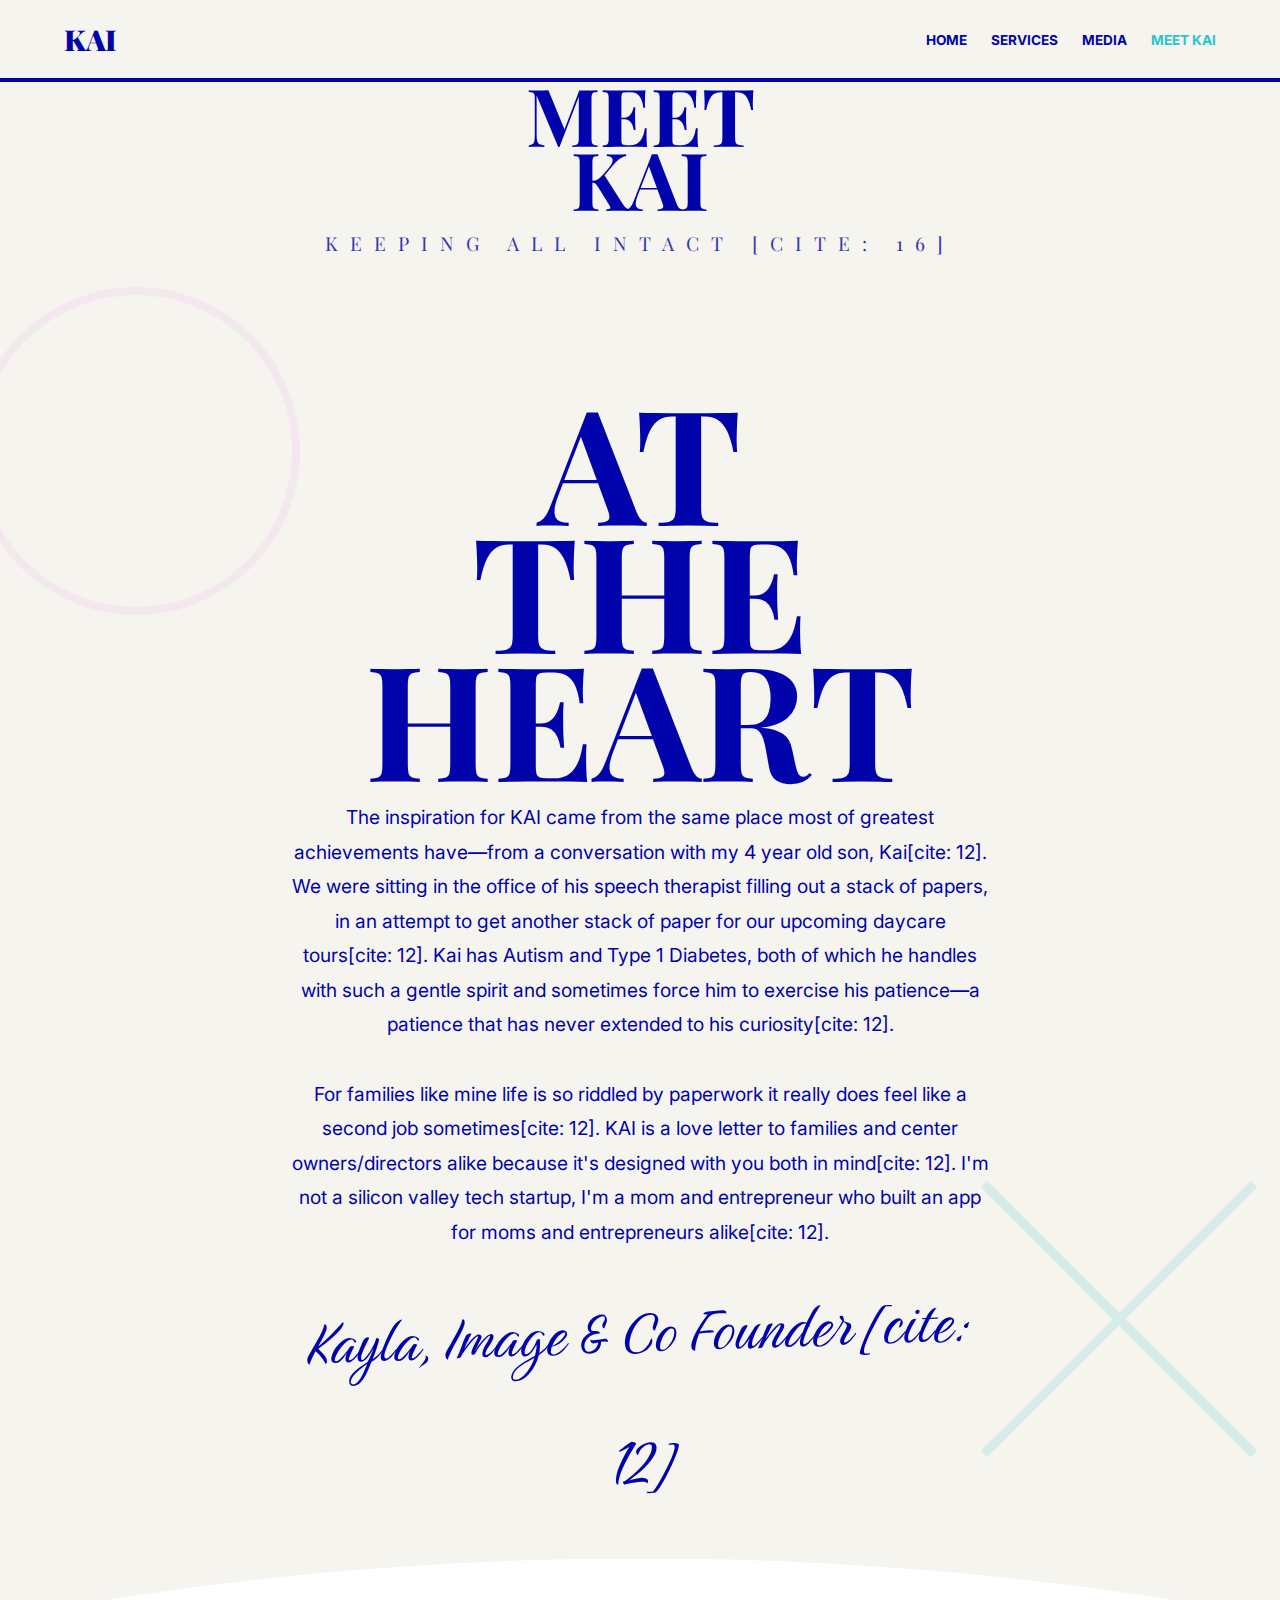
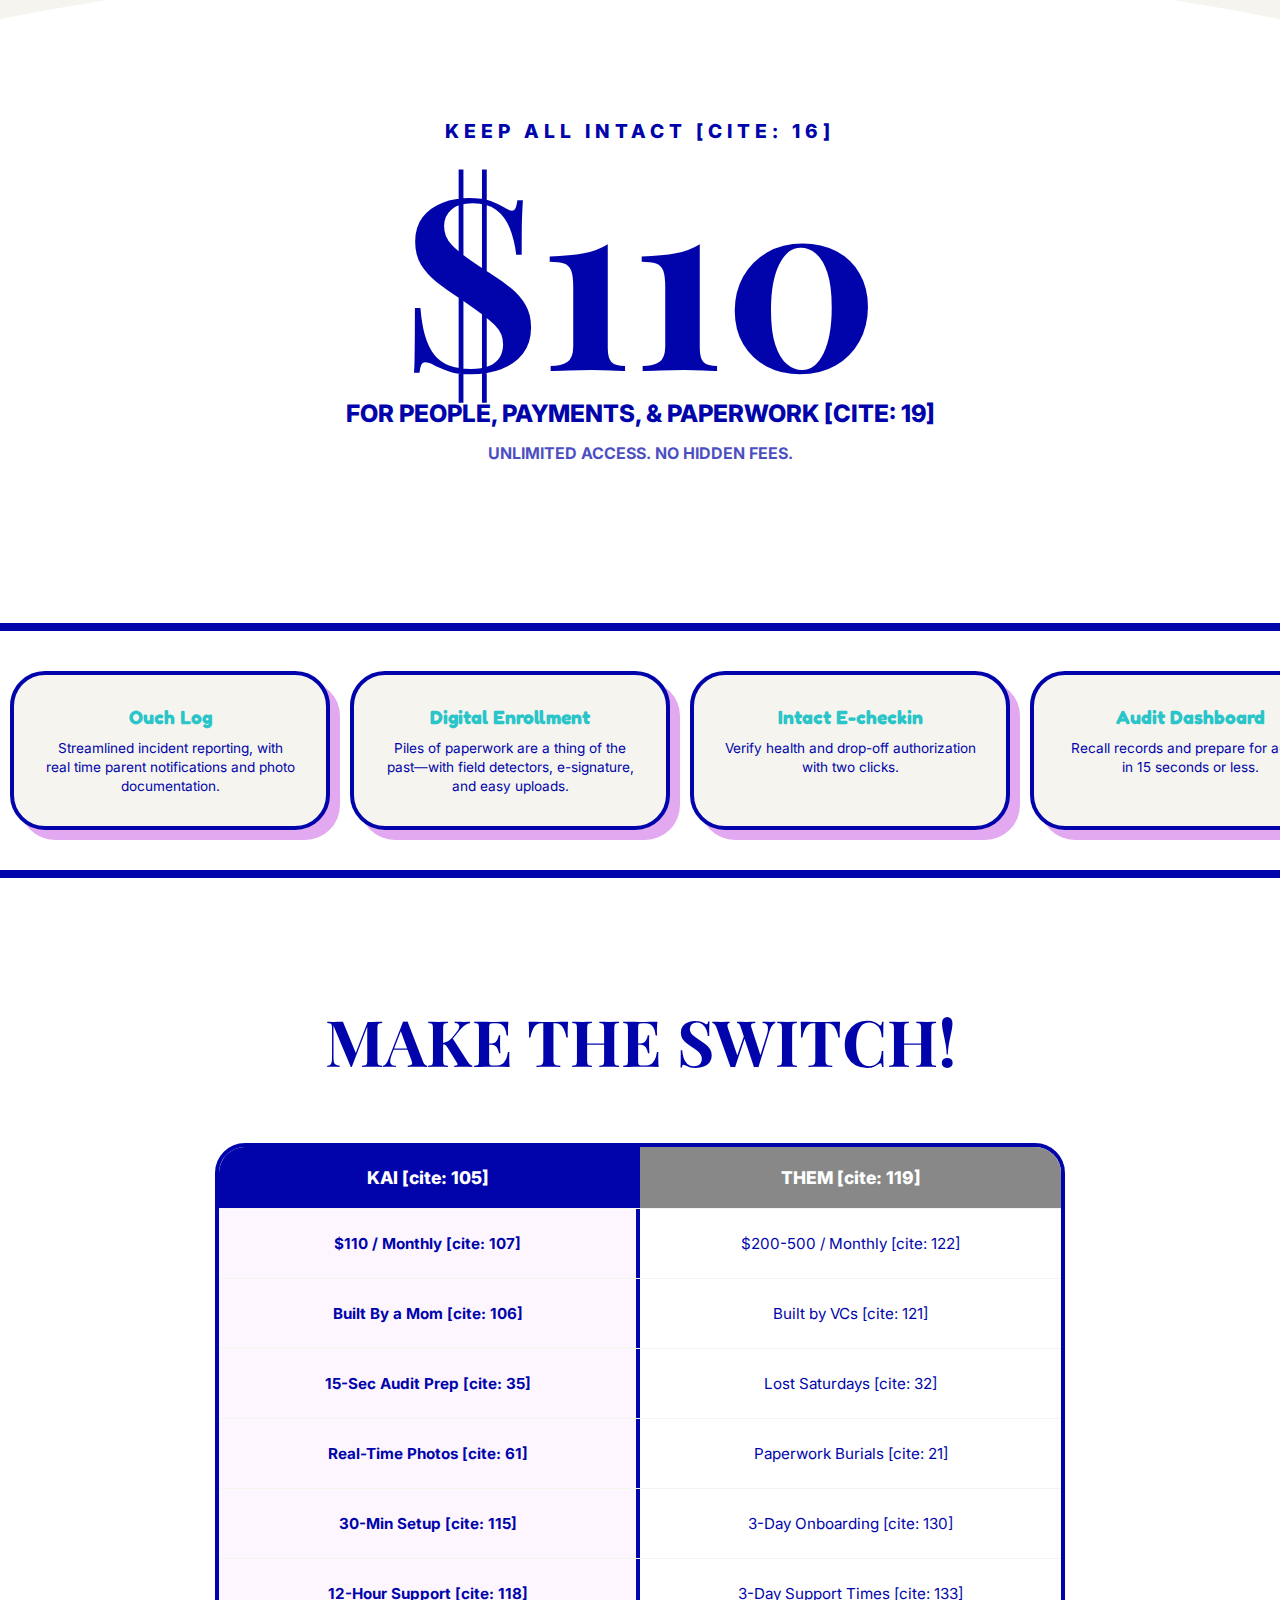
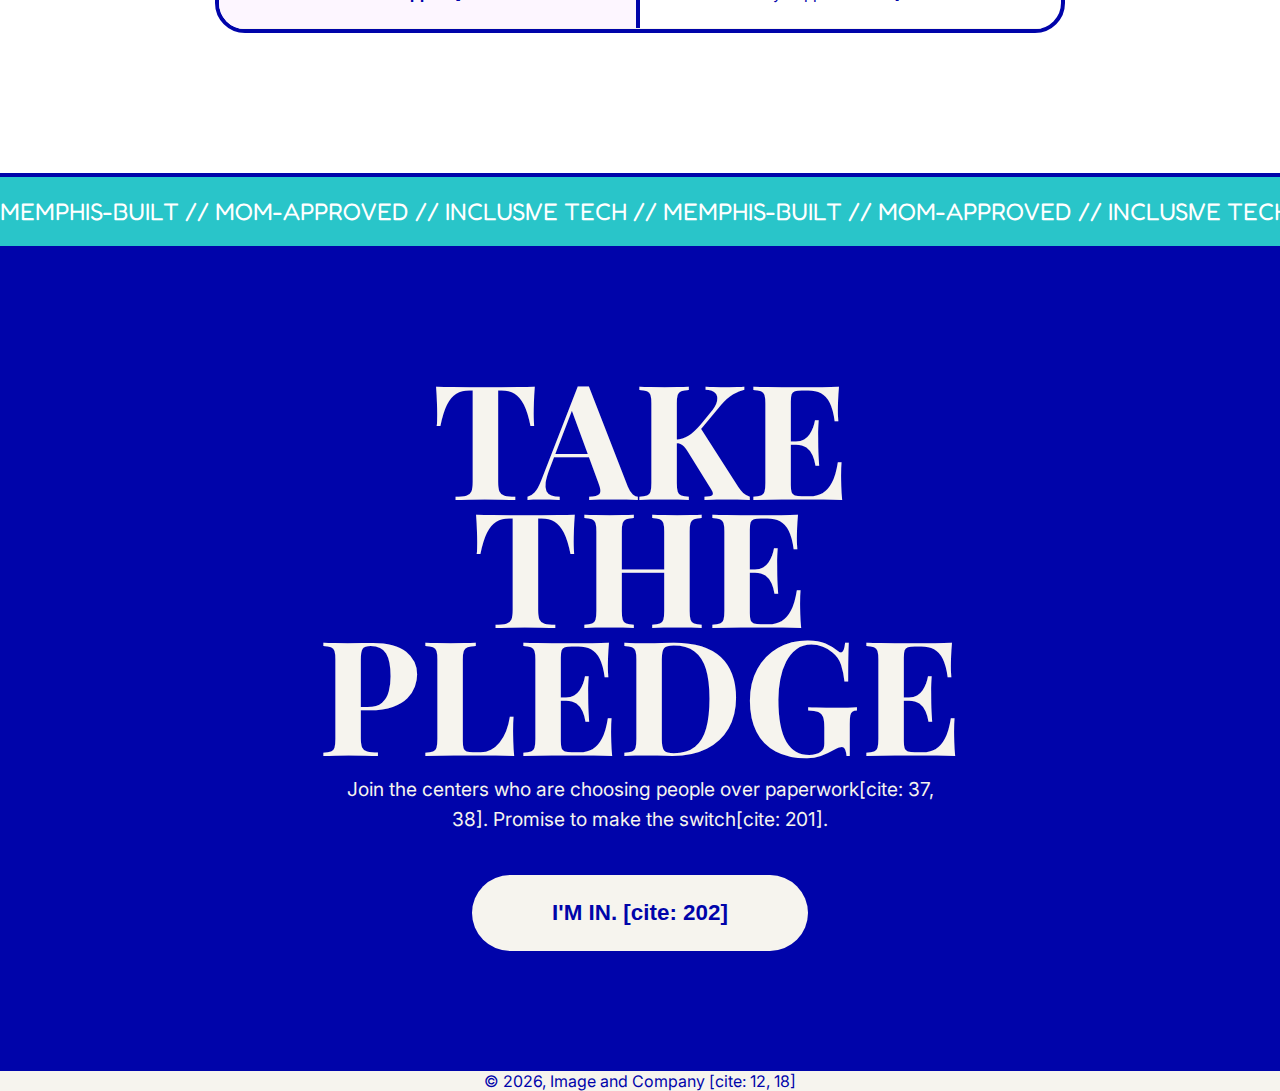
<file: kai.html>
<!DOCTYPE html>
<html lang="en">
<head>
    <meta charset="UTF-8">
    <meta name="viewport" content="width=device-width, initial-scale=1.0">
    <title>MEET KAI | Keeping All Intact</title>
    <link href="https://fonts.googleapis.com/css2?family=Playfair+Display:wght@900&family=Fredoka:wght@400;600&family=Inter:wght@400;700&family=Birthstone&display=swap" rel="stylesheet">
    <style>
        :root {
            --kai-blue: #0004AA;
            --eggshell: #F6F4EE;
            --kayson-blue: #29C5C9;
            --laila-purple: #E2A9F1;
        }

        * { box-sizing: border-box; margin: 0; padding: 0; }
        body { 
            background-color: var(--eggshell); 
            color: var(--kai-blue); 
            font-family: 'Inter', sans-serif;
            text-align: center;
            overflow-x: hidden;
            background-image: url('https://www.transparenttextures.com/patterns/paper-fibers.png');
        }

        /* --- Floating Doodles (Massive) --- */
        .editorial-container { position: relative; padding: 80px 8%; z-index: 1; }
        .massive-doodle { 
            position: absolute; 
            z-index: -1; 
            opacity: 0.15; 
            animation: slowFloat 8s ease-in-out infinite; 
        }
        @keyframes slowFloat {
            0%, 100% { transform: translateY(0) rotate(0deg) scale(1); }
            50% { transform: translateY(-30px) rotate(10deg) scale(1.1); }
        }

        /* --- Typography --- */
        .heavy-header {
            font-family: 'Playfair Display', serif;
            font-size: clamp(4rem, 15vw, 10rem);
            line-height: 0.8;
            text-transform: uppercase;
            margin-bottom: 20px;
        }
        .heavy-header span { display: block; }
        
        .acronym-sub {
            font-family: 'Playfair Display', serif;
            font-size: 1.2rem;
            letter-spacing: 12px;
            text-transform: uppercase;
            margin-bottom: 60px;
            opacity: 0.8;
        }

        .signature {
            font-family: 'Birthstone', cursive;
            font-size: 4.5rem;
            color: var(--kai-blue);
            margin-top: 20px;
            display: block;
            transform: rotate(-2deg);
        }

        /* --- Navigation --- */
        nav {
            display: flex; justify-content: space-between; align-items: center;
            padding: 20px 5%; background: var(--eggshell); border-bottom: 4px solid var(--kai-blue);
            position: sticky; top: 0; z-index: 1000;
        }
        .nav-logo { font-family: 'Playfair Display', serif; font-weight: 900; font-size: 1.8rem; }
        nav .links a { text-decoration: none; color: var(--kai-blue); margin-left: 20px; font-weight: 700; font-size: 0.85rem; }

        /* --- Organic Shape (Spanish Class Vibe) --- */
        .organic-transition {
            background: white;
            padding: 100px 5%;
            clip-path: ellipse(120% 100% at 50% 100%);
            margin-top: -50px;
            position: relative;
            z-index: 2;
            border-bottom: 4px solid var(--kai-blue);
        }

        /* --- Automatic Feature Carousel --- */
        .carousel-outer {
            background: white;
            border-top: 4px solid var(--kai-blue);
            border-bottom: 4px solid var(--kai-blue);
            padding: 40px 0;
            overflow: hidden;
            width: 100%;
        }
        .carousel-track {
            display: flex;
            width: calc(340px * 16);
            animation: autoScroll 40s linear infinite;
        }
        .feature-box {
            width: 320px;
            margin: 0 10px;
            background: var(--eggshell);
            padding: 30px;
            border-radius: 35px;
            border: 4px solid var(--kai-blue);
            box-shadow: 10px 10px 0px var(--laila-purple);
            flex-shrink: 0;
        }
        .feature-box h3 { font-family: 'Fredoka', sans-serif; margin-bottom: 10px; font-size: 1.2rem; color: var(--kayson-blue); }
        .feature-box p { font-size: 0.85rem; line-height: 1.4; }
        
        @keyframes autoScroll {
            0% { transform: translateX(0); }
            100% { transform: translateX(calc(-340px * 8)); }
        }

        /* --- Pricing Card --- */
        .massive-price-card {
            max-width: 900px;
            margin: 0 auto;
            padding: 60px 20px;
        }
        .price-label { text-transform: uppercase; font-weight: 800; letter-spacing: 5px; font-size: 1.2rem; }
        .massive-price {
            font-family: 'Playfair Display', serif;
            font-size: clamp(6rem, 25vw, 15rem);
            line-height: 0.9;
            margin: 20px 0;
        }

        /* --- Comparison Table --- */
        .comp-wrap { margin: 60px auto; border-radius: 30px; overflow: hidden; border: 4px solid var(--kai-blue); max-width: 850px; background: white; }
        .comp-row { display: grid; grid-template-columns: 1fr 1fr; border-bottom: 1px solid var(--eggshell); }
        .comp-cell { padding: 25px; display: flex; align-items: center; justify-content: center; font-size: 0.95rem; }
        .comp-us { background: #fdf6ff; border-right: 4px solid var(--kai-blue); font-weight: 700; }
        .comp-header { background: var(--kai-blue); color: white; padding: 20px; font-weight: 800; font-size: 1.1rem; }

        /* --- Ticker --- */
        .ticker-straight { background: var(--kayson-blue); padding: 20px 0; border-top: 4px solid var(--kai-blue); border-bottom: 4px solid var(--kai-blue); overflow: hidden; }
        .ticker-text { display: inline-block; white-space: nowrap; font-family: 'Fredoka'; font-size: 1.5rem; color: white; animation: scroll 30s linear infinite; }

        /* --- Pledge --- */
        .pledge-section { background: var(--kai-blue); color: var(--eggshell); padding: 120px 10%; }
        .pledge-btn { background: var(--eggshell); color: var(--kai-blue); padding: 25px 80px; border-radius: 100px; border: none; font-weight: 800; font-size: 1.4rem; cursor: pointer; transition: 0.3s; margin-top: 40px; }
        .pledge-btn:hover { background: var(--kayson-blue); color: white; }

        .modal { display: none; position: fixed; z-index: 2000; left: 0; top: 0; width: 100%; height: 100%; background: rgba(0, 4, 170, 0.6); backdrop-filter: blur(8px); }
        .modal-content { background: var(--eggshell); margin: 5% auto; padding: 40px; border-radius: 40px; width: 90%; max-width: 500px; border: 4px solid var(--kai-blue); color: var(--kai-blue); text-align: left; }

        @keyframes scroll { 0% { transform: translateX(100%); } 100% { transform: translateX(-100%); } }
    </style>
</head>
<body>

    <nav>
        <div class="nav-logo">KAI</div>
        <div class="links">
            <a href="index.html">HOME</a>
            <a href="services.html">SERVICES</a>
            <a href="media.html">MEDIA</a>
            <a href="kai.html" style="color: var(--kayson-blue);">MEET KAI</a>
        </div>
    </nav>

    <div class="kai-banner">
        <h1 class="heavy-header" style="font-size: 5rem;">MEET<span>KAI</span></h1>
        <div class="acronym-sub">Keeping All Intact [cite: 16]</div>
    </div>

    <section class="editorial-container">
        <svg class="massive-doodle" style="top:-5%; left:-5%; width:400px;" viewBox="0 0 100 100"><circle cx="50" cy="50" r="40" stroke="var(--laila-purple)" stroke-width="2" fill="none"/></svg>
        <svg class="massive-doodle" style="bottom:5%; right:-5%; width:450px; animation-delay: -4s;" viewBox="0 0 100 100"><path d="M20 20 L80 80 M80 20 L20 80" stroke="var(--kayson-blue)" stroke-width="2"/></svg>

        <h1 class="heavy-header">AT<span>THE</span><span>HEART</span></h1>
        <div style="max-width: 700px; margin: 0 auto; font-size: 1.2rem; line-height: 1.8; position: relative;">
            <p>The inspiration for KAI came from the same place most of greatest achievements have—from a conversation with my 4 year old son, Kai[cite: 12]. We were sitting in the office of his speech therapist filling out a stack of papers, in an attempt to get another stack of paper for our upcoming daycare tours[cite: 12]. Kai has Autism and Type 1 Diabetes, both of which he handles with such a gentle spirit and sometimes force him to exercise his patience—a patience that has never extended to his curiosity[cite: 12].</p>
            <br>
            <p>For families like mine life is so riddled by paperwork it really does feel like a second job sometimes[cite: 12]. KAI is a love letter to families and center owners/directors alike because it's designed with you both in mind[cite: 12]. I'm not a silicon valley tech startup, I'm a mom and entrepreneur who built an app for moms and entrepreneurs alike[cite: 12].</p>
            <span class="signature">Kayla, Image & Co Founder [cite: 12]</span>
        </div>
    </section>

    <section class="organic-transition">
        <div class="massive-price-card">
            <span class="price-label">Keep All Intact [cite: 16]</span>
            <h2 class="massive-price">$110</h2>
            <p style="font-weight: 800; font-size: 1.5rem; text-transform: uppercase;">For People, Payments, & Paperwork [cite: 19]</p>
            <p style="margin-top: 15px; opacity: 0.7; font-weight: 700;">UNLIMITED ACCESS. NO HIDDEN FEES.</p>
        </div>
    </section>

    <div class="carousel-outer">
        <div class="carousel-track">
            <div class="feature-box"><h3>Ouch Log</h3><p>Streamlined incident reporting, with real time parent notifications and photo documentation.</p></div>
            <div class="feature-box"><h3>Digital Enrollment</h3><p>Piles of paperwork are a thing of the past—with field detectors, e-signature, and easy uploads.</p></div>
            <div class="feature-box"><h3>Intact E-checkin</h3><p>Verify health and drop-off authorization with two clicks.</p></div>
            <div class="feature-box"><h3>Audit Dashboard</h3><p>Recall records and prepare for audits in 15 seconds or less.</p></div>
            <div class="feature-box"><h3>Messaging + Photos</h3><p>Timeline flow for center blasts, teacher questions, and art moments.</p></div>
            <div class="feature-box"><h3>2-Factor Medical</h3><p>SASF system triggers a pulse and sound alert to confirm medication dosage.</p></div>
            <div class="feature-box"><h3>Classroom Mode</h3><p>Pin-locked classroom mode to protect sensitive admin data.</p></div>
            <div class="feature-box"><h3>Bank-Level Security</h3><p>Stored securely and encrypted in compliance with state laws.</p></div>
            <div class="feature-box"><h3>Ouch Log</h3><p>Streamlined incident reporting, with real time parent notifications and photo documentation.</p></div>
            <div class="feature-box"><h3>Digital Enrollment</h3><p>Piles of paperwork are a thing of the past—with field detectors, e-signature, and easy uploads.</p></div>
            <div class="feature-box"><h3>Intact E-checkin</h3><p>Verify health and drop-off authorization with two clicks.</p></div>
            <div class="feature-box"><h3>Audit Dashboard</h3><p>Recall records and prepare for audits in 15 seconds or less.</p></div>
            <div class="feature-box"><h3>Messaging + Photos</h3><p>Timeline flow for center blasts, teacher questions, and art moments.</p></div>
            <div class="feature-box"><h3>2-Factor Medical</h3><p>SASF system triggers a pulse and sound alert to confirm medication dosage.</p></div>
            <div class="feature-box"><h3>Classroom Mode</h3><p>Pin-locked classroom mode to protect sensitive admin data.</p></div>
            <div class="feature-box"><h3>Bank-Level Security</h3><p>Stored securely and encrypted in compliance with state laws.</p></div>
        </div>
    </div>

    <section class="editorial-container" style="background: white; border-top: 4px solid var(--kai-blue);">
        <h2 style="font-family: 'Playfair Display'; font-size: 4rem; margin-top: 40px;">MAKE THE SWITCH!</h2>
        <div class="comp-wrap">
            <div class="comp-row"><div class="comp-header comp-us">KAI [cite: 105]</div><div class="comp-header" style="background:#888;">THEM [cite: 119]</div></div>
            <div class="comp-row"><div class="comp-cell comp-us">$110 / Monthly [cite: 107]</div><div class="comp-cell">$200-500 / Monthly [cite: 122]</div></div>
            <div class="comp-row"><div class="comp-cell comp-us">Built By a Mom [cite: 106]</div><div class="comp-cell">Built by VCs [cite: 121]</div></div>
            <div class="comp-row"><div class="comp-cell comp-us">15-Sec Audit Prep [cite: 35]</div><div class="comp-cell">Lost Saturdays [cite: 32]</div></div>
            <div class="comp-row"><div class="comp-cell comp-us">Real-Time Photos [cite: 61]</div><div class="comp-cell">Paperwork Burials [cite: 21]</div></div>
            <div class="comp-row"><div class="comp-cell comp-us">30-Min Setup [cite: 115]</div><div class="comp-cell">3-Day Onboarding [cite: 130]</div></div>
            <div class="comp-row"><div class="comp-cell comp-us">12-Hour Support [cite: 118]</div><div class="comp-cell">3-Day Support Times [cite: 133]</div></div>
        </div>
    </section>

    <div class="ticker-straight">
        <div class="ticker-text">MEMPHIS-BUILT // MOM-APPROVED // INCLUSIVE TECH // MEMPHIS-BUILT // MOM-APPROVED // INCLUSIVE TECH [cite: 1, 17]</div>
    </div>

    <section class="pledge-section">
        <h2 class="heavy-header">TAKE<span>THE</span><span>PLEDGE</span></h2>
        <p style="max-width: 600px; margin: 0 auto; font-size: 1.2rem; line-height: 1.6;">Join the centers who are choosing people over paperwork[cite: 37, 38]. Promise to make the switch[cite: 201].</p>
        <button id="openModal" class="pledge-btn">I'M IN. [cite: 202]</button>
    </section>

    <div id="pledgeModal" class="modal">
        <div class="modal-content">
            <h2 style="font-family: 'Fredoka'; color: var(--kai-blue); margin-bottom: 20px;">The KAI Pledge</h2>
            <form id="pledgeForm">
                <div style="margin-bottom: 15px;"><label style="display:block; font-weight:700; font-size:0.9rem; margin-bottom:5px;">Center Name</label><input type="text" style="width:100%; padding:10px; border-radius:10px; border:2px solid var(--laila-purple);" required></div>
                <div style="margin-bottom: 15px;"><label style="display:block; font-weight:700; font-size:0.9rem; margin-bottom:5px;">Location (City, State)</label><input type="text" style="width:100%; padding:10px; border-radius:10px; border:2px solid var(--laila-purple);" required></div>
                <div style="margin-bottom: 15px;"><label style="display:block; font-weight:700; font-size:0.9rem; margin-bottom:5px;">First and Last Name</label><input type="text" style="width:100%; padding:10px; border-radius:10px; border:2px solid var(--laila-purple);" required></div>
                <div style="margin-bottom: 15px;"><label style="display:block; font-weight:700; font-size:0.9rem; margin-bottom:5px;">Email Address</label><input type="email" style="width:100%; padding:10px; border-radius:10px; border:2px solid var(--laila-purple);" required></div>
                <div style="margin-bottom: 15px;"><label style="display:block; font-weight:700; font-size:0.9rem; margin-bottom:5px;">Phone Number</label><input type="tel" style="width:100%; padding:10px; border-radius:10px; border:2px solid var(--laila-purple);" required></div>
                <button type="submit" style="width:100%; background:var(--kai-blue); color:white; padding:15px; border-radius:30px; border:none; font-weight:700;">Sign the Pledge</button>
            </form>
        </div>
    </div>

    <footer>
        <p>© 2026, Image and Company [cite: 12, 18]</p>
    </footer>

    <script>
        const modal = document.getElementById("pledgeModal");
        const btn = document.getElementById("openModal");
        btn.onclick = function() { modal.style.display = "block"; }
        window.onclick = function(event) { if (event.target == modal) { modal.style.display = "none"; } }
        document.getElementById("pledgeForm").onsubmit = function(e) { e.preventDefault(); alert("Thanks for taking the pledge!"); modal.style.display = "none"; }
    </script>
</body>
</html>
</file>
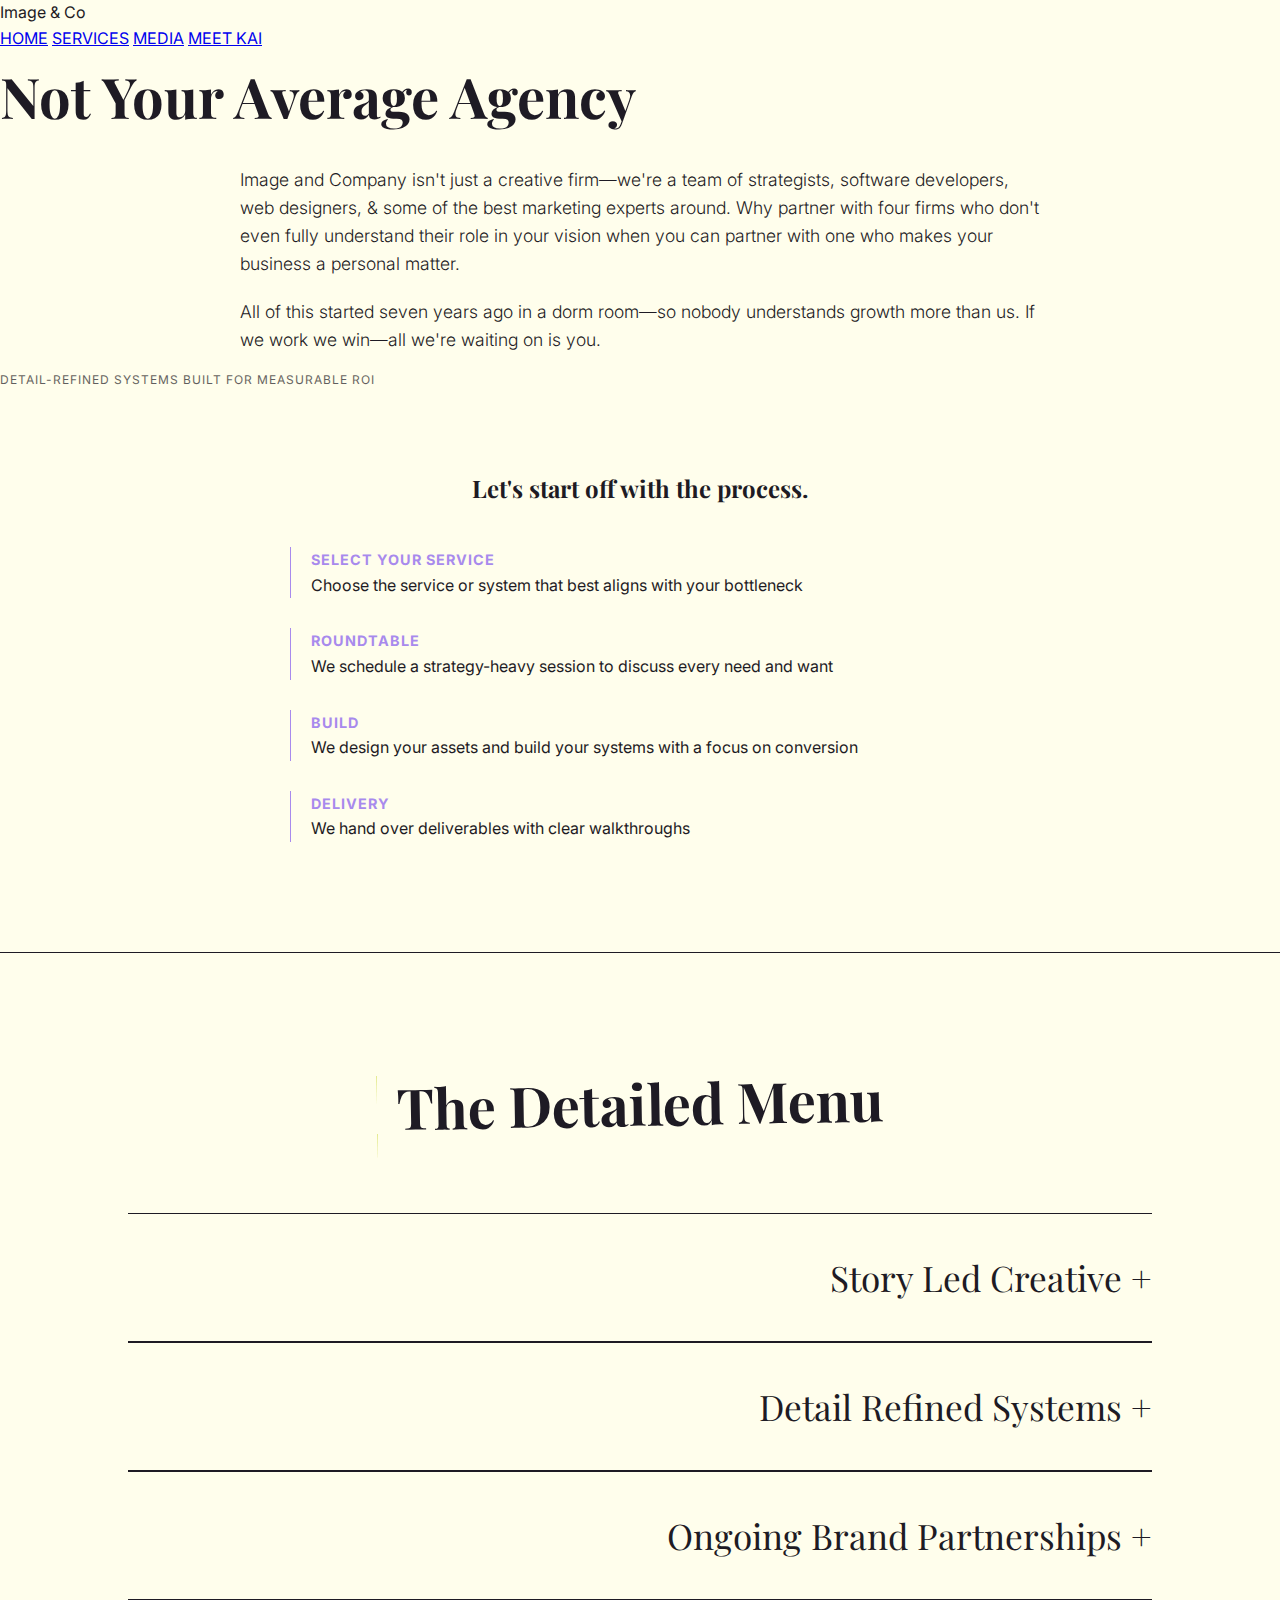
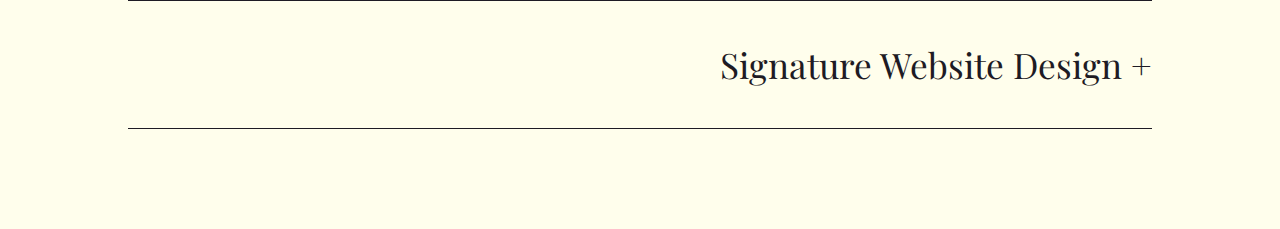
<file: services.html>
<!DOCTYPE html>
<html lang="en">
<head>
    <meta charset="UTF-8">
    <meta name="viewport" content="width=device-width, initial-scale=1.0">
    <title>The Detailed Menu | Image & Co</title>
    <link href="https://fonts.googleapis.com/css2?family=Inter:wght@300;400;700&family=Playfair+Display:ital,wght@0,700;1,700&display=swap" rel="stylesheet">
    <style>
        :root {
            --legacy-ink: #1E1B24;
            --off-white: #FFFEEC;
            --lilac: #A88AED;
            --pear: #CBD83B;
            --border: 1px solid var(--legacy-ink);
        }

        * { box-sizing: border-box; margin: 0; padding: 0; }
        body { background-color: var(--off-white); color: var(--legacy-ink); font-family: 'Inter', sans-serif; line-height: 1.6; }
        h1, h2, h3, h4 { font-family: 'Playfair Display', serif; }

        /* --- Navigation --- */
        <div id="nav-placeholder"></div>
        
        /* --- Hero --- */
        .hero { padding: 120px 10%; text-align: center; border-bottom: var(--border); position: relative; }
        .hero h1 { font-size: 3.5rem; margin-bottom: 25px; }
        .hero p { max-width: 800px; margin: 0 auto; font-weight: 300; font-size: 1.1rem; }
        .roi-anchor { font-size: 0.75rem; text-transform: uppercase; letter-spacing: 1px; margin-top: 15px; display: block; opacity: 0.7; }

        /* --- Process --- */
        .process { padding: 80px 10%; border-bottom: var(--border); }
        .process-list { list-style: none; max-width: 700px; margin: 40px auto 0; }
        .process-list li { margin-bottom: 30px; border-left: 1px solid var(--lilac); padding-left: 20px; }
        .process-list strong { color: var(--lilac); text-transform: uppercase; letter-spacing: 1px; font-size: 0.9rem; }

        /* --- Detailed Menu Section --- */
        .menu-section { padding: 100px 10%; }
        
        /* Highlighter Effect */
        .highlight-header { 
            display: inline-block; 
            background: linear-gradient(to right, var(--pear) 50%, transparent 50%);
            background-size: 200% 100%;
            background-position: 100% 0;
            padding: 5px 20px; 
            font-size: clamp(2rem, 5vw, 3.5rem); 
            margin-bottom: 60px;
            transition: background-position 0.8s ease-out;
            transform: rotate(-1deg);
        }
        .highlight-header.active { background-position: 0 0; }

        /* Accordion Styling */
        .accordion-item { border-top: var(--border); }
        .category-btn {
            width: 100%; padding: 40px 0; background: none; border: none;
            border-bottom: var(--border); text-align: right; font-family: 'Playfair Display', serif;
            font-size: 2.2rem; cursor: pointer; color: var(--legacy-ink); position: relative;
            transition: 0.3s;
        }
        
        .category-btn::after {
            content: ""; position: absolute; bottom: -1px; right: 0;
            width: 0; height: 2px; background: var(--lilac); transition: width 0.4s ease;
        }
        .category-btn:hover::after { width: 100%; }
        .category-btn:hover { color: var(--lilac); }

        .panel { padding: 0 0 60px 0; display: none; text-align: right; border-bottom: var(--border); }
        
        .service-detail { margin-top: 60px; padding-left: 25%; }
        .service-detail h4 { font-size: 1.8rem; margin-bottom: 15px; }
        .service-detail ul { list-style: none; margin: 20px 0; font-weight: 300; font-size: 0.95rem; }
        .service-detail li { margin-bottom: 8px; }
        
        /* Buttons */
        .work-btn {
            background: var(--pear); color: var(--legacy-ink);
            padding: 15px 40px; font-weight: 700; text-decoration: none;
            display: inline-block; text-transform: uppercase; font-size: 0.85rem;
            border: 1px solid var(--pear); transition: 0.3s; margin-top: 20px;
        }
        .work-btn:hover { background: var(--legacy-ink); color: var(--off-white); border-color: var(--legacy-ink); }

        @media (max-width: 768px) { .service-detail { padding-left: 0; } .hero h1 { font-size: 2.5rem; } }
    </style>
</head>
<body>

    <nav>
        <div class="logo">Image & Co</div>
        <div class="links">
            <a href="index.html">HOME</a>
            <a href="services.html">SERVICES</a>
            <a href="media.html">MEDIA</a>
            <a href="kai.html" class="kai-nav">MEET KAI</a>
        </div>
    </nav>

    <section class="hero">
        <h1>Not Your Average Agency</h1>
        <p>Image and Company isn't just a creative firm—we're a team of strategists, software developers, web designers, & some of the best marketing experts around. Why partner with four firms who don't even fully understand their role in your vision when you can partner with one who makes your business a personal matter.</p>
        <p style="margin-top: 20px;">All of this started seven years ago in a dorm room—so nobody understands growth more than us. If we work we win—all we're waiting on is you.</p>
        <span class="roi-anchor">Detail-Refined systems built for measurable ROI</span>
    </section>

    <section class="process">
        <h2 style="text-align: center;">Let's start off with the process.</h2>
        <ul class="process-list">
            <li><strong>Select your Service</strong><br>Choose the service or system that best aligns with your bottleneck</li>
            <li><strong>Roundtable</strong><br>We schedule a strategy-heavy session to discuss every need and want</li>
            <li><strong>Build</strong><br>We design your assets and build your systems with a focus on conversion</li>
            <li><strong>Delivery</strong><br>We hand over deliverables with clear walkthroughs</li>
        </ul>
    </section>

    <section class="menu-section">
        <div style="text-align: center;">
            <h2 class="highlight-header" id="menu-trigger">The Detailed Menu</h2>
        </div>

        <div class="accordion">
            <div class="accordion-item">
                <button class="category-btn">Story Led Creative +</button>
                <div class="panel">
                    <div class="service-detail">
                        <h4>Brand Story & Positioning Intensive | $450</h4>
                        <ul>
                            <li>- 60-90 minute strategy session</li>
                            <li>- Core brand story + belief system bulletin</li>
                            <li>- Brand pillars, audience narrative, and positioning board</li>
                            <li>- Tone-of-voice guide & ready-to-use copy for site or socials</li>
                            <li>- Campaign bank for future reference</li>
                        </ul>
                        <a href="contact.html?service=positioning-intensive" class="work-btn">Let's Work</a>
                    </div>
                    <div class="service-detail">
                        <h4>Visual Identity & Mini Brand Suite | $850 - $1,200</h4>
                        <ul>
                            <li>- Primary Logo/wordmark + secondary mark</li>
                            <li>- Color story + typography guide</li>
                            <li>- 6-10 social or brand templates</li>
                            <li>- Usage notes + Visual direction bulletin</li>
                        </ul>
                        <a href="contact.html?service=visual-identity" class="work-btn">Let's Work</a>
                    </div>
                    <div class="service-detail">
                        <h4>Campaign/Product Launch Suite | $950 - $1,600</h4>
                        <ul>
                            <li>- Campaign or product launch positioning + naming</li>
                            <li>- Launch flow + asset roadmap</li>
                            <li>- Messaging pillars + hooks</li>
                            <li>- Creative direction + mood board</li>
                            <li>- Supporting promotional asset suite</li>
                        </ul>
                        <a href="contact.html?service=launch-suite" class="work-btn">Let's Work</a>
                    </div>
                </div>
            </div>

            <div class="accordion-item">
                <button class="category-btn">Detail Refined Systems +</button>
                <div class="panel">
                    <div class="service-detail">
                        <h4>CRM & Client Journey Setup | $550</h4>
                        <ul>
                            <li>- CRM build (Airtable, Notion, or Sheets)</li>
                            <li>- Lead stages, tags, and workflows</li>
                            <li>- End-to-end client journey map</li>
                            <li>- Scripts, templates, and walkthrough</li>
                        </ul>
                        <a href="contact.html?service=crm-setup" class="work-btn">Let's Work</a>
                    </div>
                    <div class="service-detail">
                        <h4>Webinar & Lead Capture Systems | $650 - $1,000</h4>
                        <p style="font-size: 0.85rem; font-style: italic; margin-bottom: 10px;">Select one: Webinar/Workshop or Lead Magnet</p>
                        <ul>
                            <li>- Strategy call</li>
                            <li>- Core asset design</li>
                            <li>- Promotional graphics (editable files)</li>
                            <li>- Delivery automation or slide decks</li>
                        </ul>
                        <a href="contact.html?service=lead-capture" class="work-btn">Let's Work</a>
                    </div>
                    <div class="service-detail">
                        <h4>Software & Internal System Design | Starting at $750</h4>
                        <p style="font-size: 0.85rem; font-weight: 300; margin-bottom: 10px;">Web-based builds including task management, inventory trackers, or onboarding platforms.</p>
                        <a href="contact.html?service=software-systems" class="work-btn">Let's Work</a>
                    </div>
                    <div class="service-detail">
                        <h4>Financial & Operations Systems | $750 - $1,200</h4>
                        <ul>
                            <li>- Revenue and expense tracking systems</li>
                            <li>- Financial visibility dashboard</li>
                            <li>- Accounting overview tools</li>
                            <li>- Decision-support reporting</li>
                        </ul>
                        <a href="contact.html?service=financial-systems" class="work-btn">Let's Work</a>
                    </div>
                </div>
            </div>

            <div class="accordion-item">
                <button class="category-btn">Ongoing Brand Partnerships +</button>
                <div class="panel">
                    <div class="service-detail">
                        <h4>Monthly Brand Partnership Retainer | $850 - $1,200/monthly</h4>
                        <ul>
                            <li>- Priority async support</li>
                            <li>- 4-6 deliverables monthly aligned to active or upcoming initiatives</li>
                            <li>- Ongoing creative and systems direction</li>
                            <li>- 2 strategy or working sessions per month</li>
                        </ul>
                        <a href="contact.html?service=monthly-retainer" class="work-btn">Let's Work</a>
                    </div>
                    <div class="service-detail">
                        <h4>Launch Partner Package | $2,400 - $3,000</h4>
                        <ul>
                            <li>- Campaign or offer concept + mapping</li>
                            <li>- Launch asset creation (landing page, slides, promo graphics, product labels, etc)</li>
                            <li>- System or CRM alignment</li>
                            <li>- Weekly check-ins during launch window</li>
                            <li>- Post-launch recap + next-step recommendations</li>
                        </ul>
                        <a href="contact.html?service=launch-partner" class="work-btn">Let's Work</a>
                    </div>
                </div>
            </div>

            <div class="accordion-item">
                <button class="category-btn">Signature Website Design +</button>
                <div class="panel">
                    <div class="service-detail">
                        <h4>One Page Website Experience | $1,000</h4>
                        <ul>
                            <li>- Story-led one-page structure</li>
                            <li>- Full design + mobile optimization</li>
                            <li>- Clear CTA and conversion flow</li>
                            <li>- 1 revision Round</li>
                        </ul>
                        <a href="contact.html?service=one-page-web" class="work-btn">Let's Work</a>
                    </div>
                    <div class="service-detail">
                        <h4>Full Website Design | Starting at $1,600</h4>
                        <ul>
                            <li>- Narrative + UX structure</li>
                            <li>- Design + copy editing</li>
                            <li>- Mobile optimization + Launch asset</li>
                        </ul>
                        <a href="contact.html?service=full-web-design" class="work-btn">Let's Work</a>
                    </div>
                </div>
            </div>
        </div>
    </section>

    <script>
        // Accordion Logic
        var acc = document.getElementsByClassName("category-btn");
        for (var i = 0; i < acc.length; i++) {
            acc[i].addEventListener("click", function() {
                var panel = this.nextElementSibling;
                if (panel.style.display === "block") {
                    panel.style.display = "none";
                } else {
                    panel.style.display = "block";
                }
            });
        }

        // Highlighter Observer Logic
        const trigger = document.getElementById('menu-trigger');
        const observer = new IntersectionObserver((entries) => {
            entries.forEach(entry => {
                if (entry.isIntersecting) {
                    trigger.classList.add('active');
                }
            });
        }, { threshold: 0.5 });
        observer.observe(trigger);
    </script>
    <script>
    // 1. Fetch the nav.html file
    fetch('nav.html')
        .then(response => response.text())
        .then(data => {
            // 2. Inject it into the placeholder
            document.getElementById('nav-placeholder').innerHTML = data;

            // 3. Initialize the Hamburger Logic AFTER it is injected
            const hamburger = document.getElementById('hamburger');
            const navLinks = document.getElementById('nav-links');

            if (hamburger) {
                hamburger.addEventListener('click', () => {
                    navLinks.classList.toggle('active');
                });
            }
        })
        .catch(err => console.warn('Navigation failed to load:', err));
</script>
</body>
</html>
</file>
